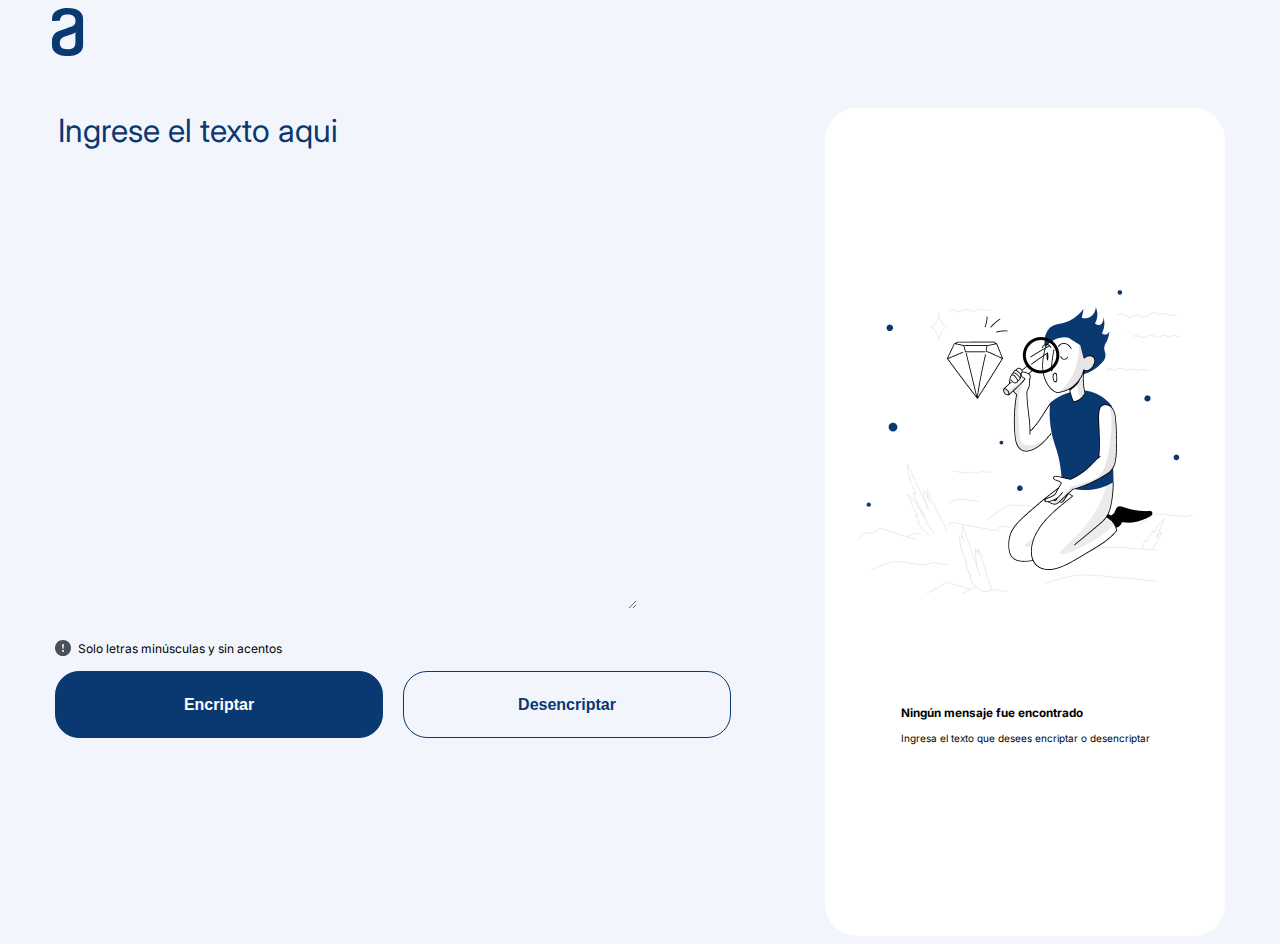
<file: index.html>
<!DOCTYPE html>
<html lang="es">
<head>
    <meta charset="UTF-8">
    <meta name="viewport" content="width=device-width, initial-scale=1.0">
    <title>Encriptador de texto</title>
    <link rel="preconnect" href="https://fonts.googleapis.com">
<link rel="preconnect" href="https://fonts.gstatic.com" crossorigin>
<link href="https://fonts.googleapis.com/css2?family=Inter:ital,opsz,wght@0,14..32,100..900;1,14..32,100..900&display=swap" rel="stylesheet">
    <link rel="stylesheet" href="./assets/styles/style.css">
</head>
<body>
    <header>
        <img src="./assets/svg/alura-logo.svg" alt="logo alura">
    </header>

    <main>
        <form class="form_section">
            <textarea class="form_input" name="mensaje" id="" cols="30" rows="10" placeholder="Ingrese el texto aqui"></textarea>
            <div class="btn_container">
                <div class="alert_msj"><img src="./assets/svg/alert_icon.svg" alt="alert icon">
                    <span>Solo letras minúsculas y sin acentos</span>
                </div>
            </div>
            <div class="submit_container">
                <input class="form_btn" type="submit" value="Encriptar">
                <input class="form_btn form_btn--secundary" type="submit" value="Desencriptar">
            </div>
            
        </form> 
        
        <aside class="result">
            <img src="./assets/img/muneco.png" alt="imagen de muneco" class="result_img">
            <div class="loader hidden"></div>
            <div class="result_container">
                <h3 class="result_title">Ningún mensaje fue encontrado</h3>
                <p class="result_text">Ingresa el texto que desees encriptar o desencriptar</p>
                <button class="result_btn form_btn form_btn--secundary hidden">Copiar</button>
            </div>
        </aside>
    </main>
    <script src="./encriptador.js"></script>
    
</body>
</html>
</file>
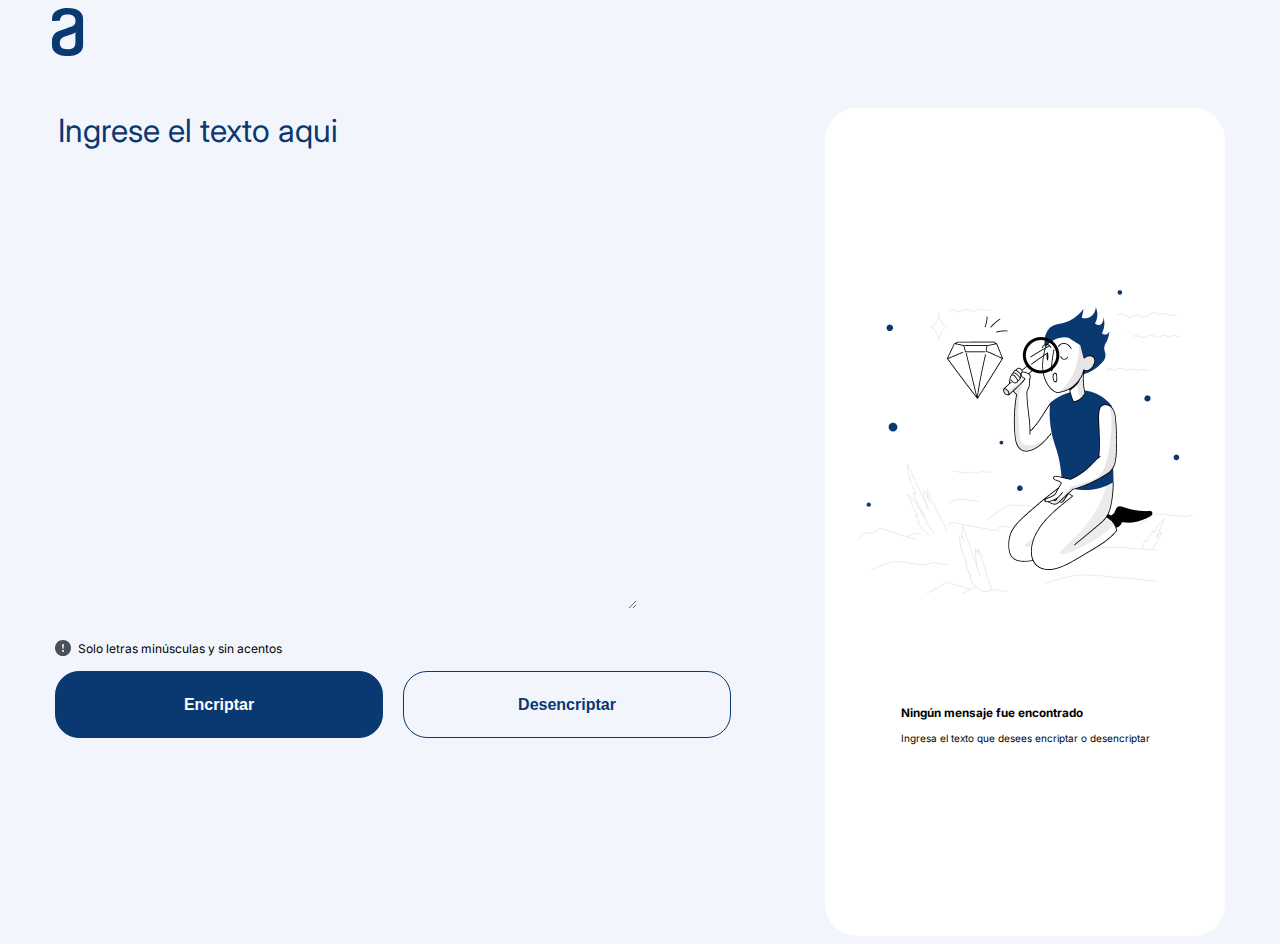
<file: Encriptador de texto/index.html>
<!DOCTYPE html>
<html lang="es">
<head>
    <meta charset="UTF-8">
    <meta name="viewport" content="width=device-width, initial-scale=1.0">
    <title>Encriptador de texto</title>
    <link rel="preconnect" href="https://fonts.googleapis.com">
<link rel="preconnect" href="https://fonts.gstatic.com" crossorigin>
<link href="https://fonts.googleapis.com/css2?family=Inter:ital,opsz,wght@0,14..32,100..900;1,14..32,100..900&display=swap" rel="stylesheet">
    <link rel="stylesheet" href="./assets/styles/style.css">
</head>
<body>
    <header>
        <img src="./assets/svg/alura-logo.svg" alt="logo alura">
    </header>

    <main>
        <form class="form_section">
            <textarea class="form_input" name="mensaje" id="" cols="30" rows="10" placeholder="Ingrese el texto aqui"></textarea>
            <div class="btn_container">
                <div class="alert_msj"><img src="./assets/svg/alert_icon.svg" alt="alert icon">
                    <span>Solo letras minúsculas y sin acentos</span>
                </div>
            </div>
            <div class="submit_container">
                <input class="form_btn" type="submit" value="Encriptar">
                <input class="form_btn form_btn--secundary" type="submit" value="Desencriptar">
            </div>
            
        </form> 
        
        <aside class="result">
            <img src="./assets/img/muneco.png" alt="imagen de muneco" class="result_img">
            <div class="loader hidden"></div>
            <div class="result_container">
                <h3 class="result_title">Ningún mensaje fue encontrado</h3>
                <p class="result_text">Ingresa el texto que desees encriptar o desencriptar</p>
                <button class="result_btn form_btn form_btn--secundary hidden">Copiar</button>
            </div>
        </aside>
    </main>
    <script src="./encriptador.js"></script>
    
</body>
</html>
</file>
<file: assets/styles/style.css>
:root {
    --dark-blue: #0A3871;
    --main-color: #F3F5FC;
    --ligth-blue: #D8DFE8;
    --inter-font:"inter", sans-serif;
}

html {
    font-size: 62.5%;
}

body {
    background-color: var(--main-color);
    font-family: var(--inter-font);
}

header {
    margin-bottom: 5rem;
    width: 60%;
}

main {
    display: flex;
    justify-content: space-around;
}

header img {
    width: 120px;
    height: 48px;
}

.form_section {
    display: flex;
    flex-direction: column;
    justify-content: space-between;
    height: 70dvh;
}

.form_input {
    width: 100%;
    max-width: 577px;
    height: 64dvh;
    border-color: transparent;
    background: transparent;
    outline: none;
    font-family: var(--inter-font);
    font-size: 3.2rem;
    color: var(--dark-blue);  
    margin-bottom: 3rem; 
    overflow: auto;
}
 
::placeholder {
    color: var(--dark-blue);   
}

.alert_msj {
    display: flex;
    align-items: center;
    gap: .7rem;
    font-size: 1.2rem;
    margin-bottom: 1.5rem;
}

.submit_container {
    display: flex;
    gap: 2rem;
    flex-wrap: wrap;
}

.form_btn {
    background: var(--dark-blue);
    color: white;
    font-size: 1.6rem;
    padding: 1rem 2rem;
    width: 328px;
    height: 67px;
    border-radius: 24px;
    border: 1px solid var(--dark-blue);
    font-weight: 600;
}

.form_btn--secundary {
    background: transparent;
    color: var(--dark-blue);
}

.result {
    background: white;
    display: flex;
    flex-direction: column;
    align-items: center;
    justify-content: center;
    gap: 10rem;
    height: 92dvh;
    border-radius: 32px;
    max-width: 40rem;
    width: 100%;
}
.result_img {
    display: block;
}

.hidden {
    display: none;
}

@media screen and (max-width:768px) {
    main {
        flex-direction: column;
    }

    .submit_container {
        justify-content: center;
    }

    .result {
        height: auto;
        max-width: 624px;
        margin-top: 2rem;
        min-height: 186px;
    }

    .result_img {
        display: none;
    }

    header img{
        width: 73px;
    }
}

/* HTML: <div class="loader"></div> */
.loader {
    width: 50px;
    padding: 8px;
    aspect-ratio: 1;
    border-radius: 50%;
    background: #25b09b;
    --_m: 
      conic-gradient(#0000 10%,#000),
      linear-gradient(#000 0 0) content-box;
    -webkit-mask: var(--_m);
            mask: var(--_m);
    -webkit-mask-composite: source-out;
            mask-composite: subtract;
    animation: l3 1s infinite linear;
  }
  @keyframes l3 {to{transform: rotate(1turn)}}
</file>
<file: Encriptador de texto/assets/styles/style.css>
:root {
    --dark-blue: #0A3871;
    --main-color: #F3F5FC;
    --ligth-blue: #D8DFE8;
    --inter-font:"inter", sans-serif;
}

html {
    font-size: 62.5%;
}

body {
    background-color: var(--main-color);
    font-family: var(--inter-font);
}

header {
    margin-bottom: 5rem;
    width: 60%;
}

main {
    display: flex;
    justify-content: space-around;
}

header img {
    width: 120px;
    height: 48px;
}

.form_section {
    display: flex;
    flex-direction: column;
    justify-content: space-between;
    height: 70dvh;
}

.form_input {
    width: 100%;
    max-width: 577px;
    height: 64dvh;
    border-color: transparent;
    background: transparent;
    outline: none;
    font-family: var(--inter-font);
    font-size: 3.2rem;
    color: var(--dark-blue);  
    margin-bottom: 3rem; 
    overflow: auto;
}
 
::placeholder {
    color: var(--dark-blue);   
}

.alert_msj {
    display: flex;
    align-items: center;
    gap: .7rem;
    font-size: 1.2rem;
    margin-bottom: 1.5rem;
}

.submit_container {
    display: flex;
    gap: 2rem;
    flex-wrap: wrap;
}

.form_btn {
    background: var(--dark-blue);
    color: white;
    font-size: 1.6rem;
    padding: 1rem 2rem;
    width: 328px;
    height: 67px;
    border-radius: 24px;
    border: 1px solid var(--dark-blue);
    font-weight: 600;
}

.form_btn--secundary {
    background: transparent;
    color: var(--dark-blue);
}

.result {
    background: white;
    display: flex;
    flex-direction: column;
    align-items: center;
    justify-content: center;
    gap: 10rem;
    height: 92dvh;
    border-radius: 32px;
    max-width: 40rem;
    width: 100%;
}
.result_img {
    display: block;
}

.hidden {
    display: none;
}

@media screen and (max-width:768px) {
    main {
        flex-direction: column;
    }

    .submit_container {
        justify-content: center;
    }

    .result {
        height: auto;
        max-width: 624px;
        margin-top: 2rem;
        min-height: 186px;
    }

    .result_img {
        display: none;
    }

    header img{
        width: 73px;
    }
}

/* HTML: <div class="loader"></div> */
.loader {
    width: 50px;
    padding: 8px;
    aspect-ratio: 1;
    border-radius: 50%;
    background: #25b09b;
    --_m: 
      conic-gradient(#0000 10%,#000),
      linear-gradient(#000 0 0) content-box;
    -webkit-mask: var(--_m);
            mask: var(--_m);
    -webkit-mask-composite: source-out;
            mask-composite: subtract;
    animation: l3 1s infinite linear;
  }
  @keyframes l3 {to{transform: rotate(1turn)}}
</file>
